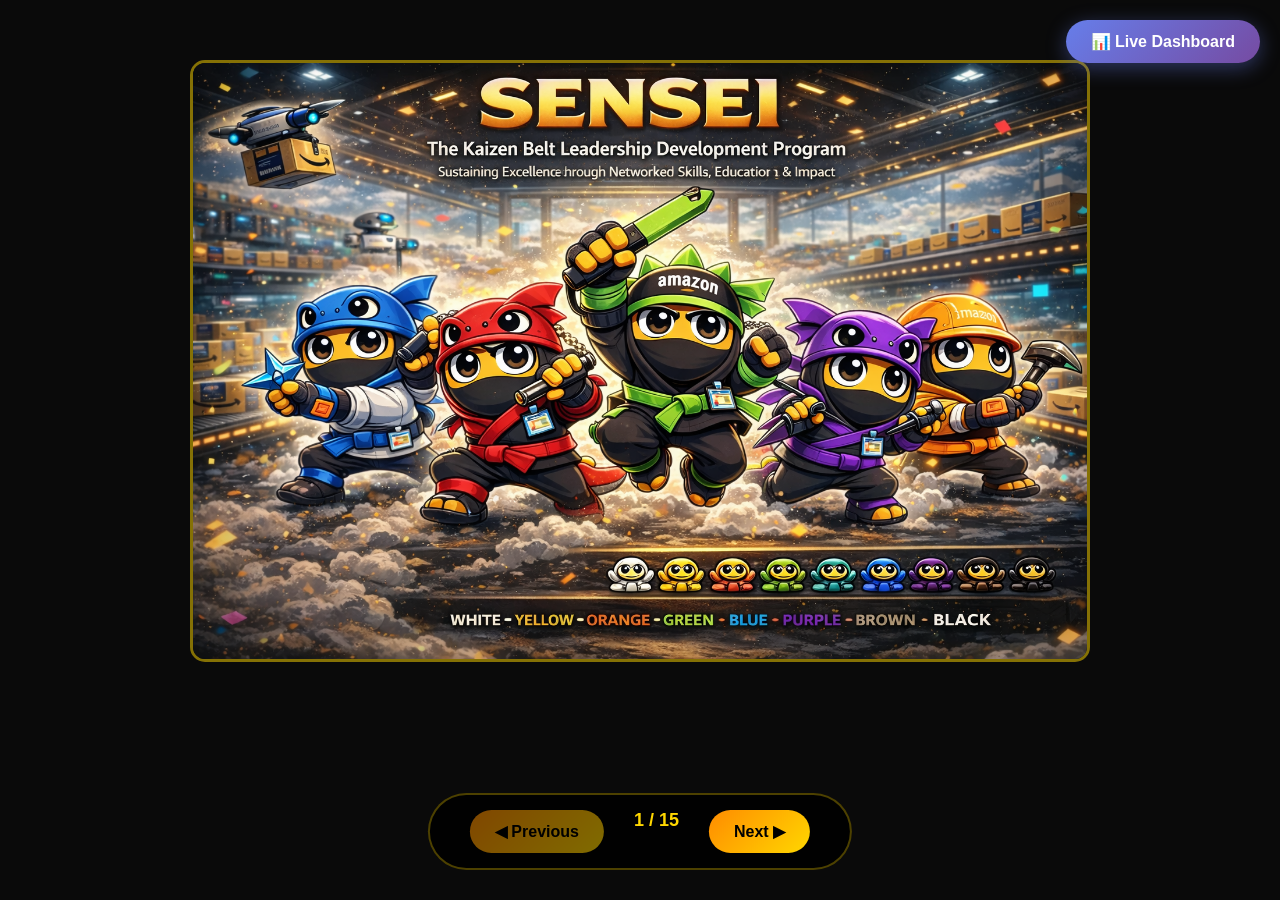
<file: index.html>
<!DOCTYPE html>
<html lang="en">
<head>
    <meta charset="UTF-8">
    <meta name="viewport" content="width=device-width, initial-scale=1.0">
    <title>SENSEI - The Kaizen Belt Leadership Development Program</title>
    <style>
        * { margin: 0; padding: 0; box-sizing: border-box; }
        
        body {
            font-family: 'Segoe UI', Tahoma, Geneva, Verdana, sans-serif;
            background: #0a0a0a;
            color: #fff;
            overflow: hidden;
            height: 100vh;
        }
        
        .presentation {
            width: 100vw;
            height: 100vh;
            display: flex;
            align-items: center;
            justify-content: center;
            padding: 0;
            padding-bottom: 100px;
        }
        
        .slide {
            display: none;
            width: 100%;
            height: 100%;
            background: transparent;
            border: none;
            border-radius: 0;
            padding: 40px;
            box-shadow: none;
            overflow-y: auto;
        }
        
        .slide::-webkit-scrollbar {
            display: none;
        }
        
        .slide {
            -ms-overflow-style: none;
            scrollbar-width: none;
        }
        
        .slide.active { display: block; animation: fadeIn 0.5s; }
        
        @keyframes fadeIn {
            from { opacity: 0; transform: translateY(20px); }
            to { opacity: 1; transform: translateY(0); }
        }
        
        h1 {
            font-size: 72px;
            text-align: center;
            background: linear-gradient(45deg, #FFD700, #FFA500);
            -webkit-background-clip: text;
            -webkit-text-fill-color: transparent;
            margin-bottom: 20px;
        }
        
        h2 {
            font-size: 42px;
            color: #FFD700;
            margin-bottom: 20px;
            text-align: center;
        }
        
        .subtitle {
            font-size: 24px;
            color: #FFA500;
            text-align: center;
            margin-bottom: 15px;
        }
        
        .content {
            font-size: 18px;
            line-height: 1.8;
            color: rgba(255, 255, 255, 0.9);
        }
        
        .belt-row {
            display: flex;
            justify-content: center;
            gap: 20px;
            font-size: 48px;
            margin: 30px 0;
        }
        
        table {
            width: 100%;
            border-collapse: collapse;
            margin: 20px 0;
        }
        
        th, td {
            padding: 12px;
            text-align: left;
            border-bottom: 1px solid rgba(255, 255, 255, 0.2);
        }
        
        th {
            background: rgba(255, 215, 0, 0.2);
            color: #FFD700;
        }
        
        ul {
            margin: 20px 0;
            padding-left: 30px;
        }
        
        li {
            margin: 10px 0;
            line-height: 1.6;
        }
        
        .navigation {
            position: fixed;
            bottom: 30px;
            left: 50%;
            transform: translateX(-50%);
            display: flex;
            gap: 30px;
            background: rgba(0, 0, 0, 0.9);
            padding: 15px 40px;
            border-radius: 50px;
            border: 2px solid rgba(255, 215, 0, 0.3);
        }
        
        button {
            background: linear-gradient(135deg, #FF8C00, #FFD700);
            color: #000;
            border: none;
            padding: 12px 25px;
            border-radius: 25px;
            font-size: 16px;
            font-weight: bold;
            cursor: pointer;
        }
        
        button:hover { transform: scale(1.05); }
        button:disabled { opacity: 0.5; cursor: not-allowed; }
        
        .counter { color: #FFD700; font-size: 18px; font-weight: bold; }
        
        .top-nav {
            position: fixed;
            top: 20px;
            right: 20px;
            z-index: 2000;
        }
        
        .top-nav a {
            background: linear-gradient(135deg, #667eea 0%, #764ba2 100%);
            color: white;
            padding: 12px 25px;
            border-radius: 25px;
            text-decoration: none;
            font-weight: bold;
            font-size: 16px;
            box-shadow: 0 5px 20px rgba(102, 126, 234, 0.4);
            transition: all 0.3s ease;
            display: inline-block;
        }
        
        .top-nav a:hover {
            transform: translateY(-3px);
            box-shadow: 0 8px 25px rgba(102, 126, 234, 0.6);
        }
        
        .hero-img {
            width: 100%;
            max-width: 900px;
            margin: 20px auto;
            display: block;
            border-radius: 15px;
            border: 3px solid rgba(255, 215, 0, 0.5);
        }
    </style>
</head>
<body>
    <div class="top-nav">
        <a href="dashboard.html">📊 Live Dashboard</a>
    </div>
    
    <div class="presentation">
        <!-- Slide 1 -->
        <div class="slide active">
            <img src="assets/sensei-hero.png" class="hero-img" alt="SENSEI">
        </div>

        <!-- Slide 2 -->
        <div class="slide">
            <h2>What Is SENSEI?</h2>
            <div class="content">
                <p style="text-align: center; font-size: 20px; margin: 20px 0;"><strong>A performance-based belt progression system built for CRET leaders.</strong></p>
                <p style="text-align: center; margin: 20px 0; font-style: italic; font-size: 18px;">"I fear not the man who has practiced 10,000 kicks once, but I fear the man who has practiced one kick 10,000 times." — Bruce Lee</p>
                
                <h3 style="color: #FFD700; margin-top: 30px;">Three Core Principles:</h3>
                <ul>
                    <li><strong>⚖️ Pure Meritocracy</strong> — Advance based on what you achieve, not your tenure</li>
                    <li><strong>📊 Data-Driven</strong> — All criteria pulled from live operational systems — objective and transparent</li>
                    <li><strong>🤝 Mentorship-Driven</strong> — Higher belts require developing other leaders with measurable impact</li>
                </ul>
            </div>
            <div class="belt-row">
                <span>⬜</span><span>🟨</span><span>🟧</span><span>🟩</span>
                <span>🟦</span><span>🟪</span><span>🟫</span><span>⬛</span>
            </div>
        </div>

        <!-- Slide 3 -->
        <div class="slide">
            <h2>Who Can Participate?</h2>
            <div class="content">
                <p style="background: rgba(50, 205, 50, 0.1); padding: 20px; border-radius: 10px; border: 2px solid rgba(50, 205, 50, 0.5); margin: 20px 0;">
                    <strong style="color: #32CD32;">✅ Eligible:</strong> All Process Assistants (L3) and Area Managers (L4+) actively processing in CRET or AR/WHD paths at PHX6.
                </p>
                
                <h3 style="color: #32CD32;">✅ What Counts Toward Your Hours</h3>
                <ul>
                    <li>Direct processing time in CRET and AR/WHD paths only</li>
                    <li>Hours accumulate from your very first qualifying shift</li>
                    <li>30-day inactivity rule: if you leave path for 30 consecutive days, your hour clock pauses</li>
                </ul>
                
                <h3 style="color: #FF6347;">❌ What Does NOT Count</h3>
                <ul>
                    <li>Indirect support hours</li>
                    <li>Administrative time</li>
                    <li>Time in non-CRET process paths</li>
                </ul>
                
                <p style="text-align: center; font-size: 28px; color: #FFD700; margin-top: 30px; font-weight: bold;">🚀 Your hours start NOW</p>
            </div>
        </div>

        <!-- Slide 4 -->
        <div class="slide">
            <h2>The Belt Progression Overview</h2>
            <div class="subtitle">8 Levels. 250 Hours. One Standard.</div>
            <table>
                <thead>
                    <tr>
                        <th>Belt</th>
                        <th>Hours</th>
                        <th>UPH Target</th>
                        <th>Quality Yield</th>
                        <th>Focus</th>
                    </tr>
                </thead>
                <tbody>
                    <tr><td>⬜ White</td><td>10 hrs</td><td>≥ 37.16</td><td>≥ 92%</td><td>Performance</td></tr>
                    <tr><td>🟨 Yellow</td><td>40 hrs</td><td>≥ 42.73</td><td>≥ 94%</td><td>Performance</td></tr>
                    <tr><td>🟧 Orange</td><td>70 hrs</td><td>≥ 44.59</td><td>≥ 95%</td><td>Performance + Intro Knowledge</td></tr>
                    <tr><td>🟩 Green</td><td>100 hrs</td><td>≥ 46.45</td><td>≥ 95%</td><td>Knowledge Gate 1</td></tr>
                    <tr><td>🟦 Blue</td><td>140 hrs</td><td>≥ 46.45</td><td>≥ 96%</td><td>Site TPH Fundamentals</td></tr>
                    <tr><td>🟪 Purple</td><td>180 hrs</td><td>≥ 48.31</td><td>≥ 96%</td><td>Department TPH Mastery</td></tr>
                    <tr><td>🟫 Brown</td><td>220 hrs</td><td>≥ 50.17</td><td>≥ 97%</td><td>End-to-End TPH Mastery</td></tr>
                    <tr><td>⬛ Black</td><td>250 hrs</td><td>≥ 50.17+</td><td>≥ 98%</td><td>TPH Optimization Strategist</td></tr>
                </tbody>
            </table>
        </div>

        <!-- Slide 5 -->
        <div class="slide">
            <h2>Performance Levels: White, Yellow, Orange</h2>
            <div class="subtitle">The On-Ramp. Approachable. Earned.</div>
            <div class="content">
                <p style="text-align: center; margin: 20px 0;">These three levels are about one thing: <strong>showing up and performing</strong>. No knowledge tests. No projects. Just consistent, high-quality processing that proves you belong at the next level.</p>
                
                <h3 style="color: #fff;">⬜ White Belt (10 hrs)</h3>
                <p>Hit LP Standard. Zero incidents. That's it. Your first Peccy pin is closer than you think.</p>
                
                <h3 style="color: #FFD700;">🟨 Yellow Belt (40 hrs)</h3>
                <p>15% above standard, sustained. Prove it wasn't a fluke.</p>
                
                <h3 style="color: #FF8C00;">🟧 Orange Belt (70 hrs)</h3>
                <p>20% above standard. Lead one safety talk. You're starting to understand <em>why</em> the process works, not just <em>how</em> to run it.</p>
            </div>
        </div>

        <!-- Slide 6 -->
        <div class="slide">
            <h2>Knowledge Levels: Green and Blue</h2>
            <div class="subtitle">The Knowledge Gate Opens at Green.</div>
            <div class="content">
                <h3 style="color: #32CD32;">🟩 Green Belt (100 hrs)</h3>
                <p>The first real milestone. 100 hours of qualifying performance in a demanding environment is genuinely earned.</p>
                <ul>
                    <li>Pass the cumulative knowledge assessment (CRET process paths, defect ID, quality yield drivers, basic TPH)</li>
                    <li>Deliver one structured OJT session to a developing leader with a documented, measurable outcome</li>
                    <li><strong>Passing score: 80%</strong></li>
                </ul>
                
                <h3 style="color: #1E90FF;">🟦 Blue Belt (140 hrs)</h3>
                <p>You are not just performing - you are owning quality outcomes.</p>
                <ul>
                    <li>Pass the advanced assessment (adds site TPH fundamentals, throughput levers, backlog management)</li>
                    <li>Lead one quality improvement project - minimum 1% yield improvement or equivalent documented impact</li>
                    <li>Begin formal mentorship of at least one leader below Green Belt</li>
                </ul>
            </div>
        </div>

        <!-- Slide 7 -->
        <div class="slide">
            <h2>Leadership Levels: Purple and Brown</h2>
            <div class="subtitle">Your Impact Is Measured by the Performance of Others.</div>
            <div class="content">
                <h3 style="color: #9370DB;">🟪 Purple Belt (180 hrs)</h3>
                <p>You understand the full CRET flow. Now you are building the next generation.</p>
                <ul>
                    <li>Pass the TPH deep dive assessment (adds AR/WHD integration, VRET impact, peak/non-peak planning)</li>
                    <li>Design and deliver a SENSEI training module - reviewed and approved by Sr. Ops</li>
                    <li>Formally mentor 2+ leaders; at least 1 must advance a belt level under your guidance</li>
                </ul>
                
                <h3 style="color: #D2691E;">🟫 Brown Belt (220 hrs)</h3>
                <p>You are shaping the site's CRET performance culture.</p>
                <ul>
                    <li>Pass the capstone assessment (adds end-to-end TPH mastery, bottoms-up planning, cross-functional dependencies)</li>
                    <li>Lead a cross-functional improvement project (2+ departments) with documented business impact</li>
                    <li>Recognized mentor with a track record of multiple belt-level advancements</li>
                    <li><strong>Eligible to administer SENSEI assessments</strong> - in person or virtually, including cross-site</li>
                </ul>
            </div>
        </div>

        <!-- Slide 8 -->
        <div class="slide">
            <h2>The Standard: Black Belt</h2>
            <div class="subtitle">You Are the Standard.</div>
            <div class="content">
                <p style="text-align: center; font-size: 20px; margin: 20px 0;"><strong>⬛ The Black Belt is not a destination. It is a commitment to sustaining and elevating excellence indefinitely.</strong></p>
                
                <h3 style="color: #FFD700;">To earn Black Belt, you must:</h3>
                <ul>
                    <li>Sustain ≥ 50.17 UPH and ≥ 98% quality yield over 120 consecutive days</li>
                    <li>Architect and implement a site-wide initiative with measurable CRET performance impact</li>
                    <li>Develop at least one leader to Purple Belt or above</li>
                    <li>Deliver a <strong>live TPH Optimization Strategy Presentation</strong> to Sr. Ops or above - 15-20 minutes, with data, proposed solution, and success metrics</li>
                </ul>
                
                <p style="background: rgba(255, 215, 0, 0.2); padding: 20px; border-radius: 10px; border: 2px solid #FFD700; margin-top: 30px; text-align: center;">
                    <strong>The first Black Belt at PHX6 will design their own Peccy pin</strong> - a permanent symbol of what it means to reach the highest standard this program recognizes.
                </p>
            </div>
        </div>

        <!-- Slide 9 -->
        <div class="slide">
            <h2>The Assessments</h2>
            <div class="subtitle">Cumulative. Rigorous. Fair.</div>
            <p style="text-align: center; margin: 20px 0;">Every assessment builds on all prior levels - no shortcuts, no gaps.</p>
            <table>
                <thead>
                    <tr>
                        <th>Belt</th>
                        <th>Format</th>
                        <th>Passing Score</th>
                        <th>New Content Added</th>
                    </tr>
                </thead>
                <tbody>
                    <tr><td>🟩 Green</td><td>Written/Practical</td><td>80%</td><td>CRET process, defect ID, quality yield, basic TPH</td></tr>
                    <tr><td>🟦 Blue</td><td>Written</td><td>80%</td><td>Site TPH, throughput levers, backlog, production reports</td></tr>
                    <tr><td>🟪 Purple</td><td>Written</td><td>80%</td><td>Dept TPH, AR/WHD integration, VRET, peak planning</td></tr>
                    <tr><td>🟫 Brown</td><td>Written Capstone</td><td>85%</td><td>End-to-end flow, bottoms-up planning, root cause analysis</td></tr>
                    <tr><td>⬛ Black</td><td>Live Presentation</td><td>Evaluator Consensus</td><td>TPH optimization strategy - data, solution, metrics</td></tr>
                </tbody>
            </table>
            
            <h3 style="color: #FFD700; margin-top: 30px;">Assessment Ownership - Phased Rollout:</h3>
            <ul>
                <li><strong>Phase 1 (Months 1-6):</strong> Program Owner + Learning Ops</li>
                <li><strong>Phase 2 (Months 7-12):</strong> Brown Belt graduates added as co-administrators</li>
                <li><strong>Phase 3 (Month 13+):</strong> Black Belt leaders own delivery; cross-site virtual eligible</li>
            </ul>
        </div>

        <!-- Slide 10 -->
        <div class="slide">
            <h2>Mentorship Framework</h2>
            <div class="subtitle">Higher Belts Are Earned by Developing Others.</div>
            <div class="content">
                <p style="text-align: center; margin: 20px 0;"><strong>Mentorship is not optional at Blue Belt and above - it is a core advancement criterion.</strong></p>
                
                <h3 style="color: #FFD700;">What mentorship looks like in SENSEI:</h3>
                <ul>
                    <li>Structured check-ins (weekly or bi-weekly)</li>
                    <li>Documented OJT sessions with measurable outcomes</li>
                    <li>Mid-cycle progress reviews tied to belt criteria</li>
                    <li>Advancement verification co-signed by mentor and manager</li>
                </ul>
                
                <p style="margin: 20px 0;">Mentorship documentation is tracked in the SENSEI Mentorship Template - submitted to the Program Owner upon mentee advancement.</p>
                
                <p style="background: rgba(255, 215, 0, 0.2); padding: 20px; border-radius: 10px; border: 2px solid #FFD700; margin-top: 20px;">
                    <strong>The multiplier effect:</strong> A Black Belt who develops one Purple Belt, who develops two Blue Belts, who each develop two Green Belts - that is one leader creating a performance culture that touches 7+ developing leaders simultaneously.
                </p>
            </div>
        </div>

        <!-- Slide 11 -->
        <div class="slide">
            <h2>VRET Integration</h2>
            <div class="subtitle">VRET Knowledge Is Part of the Mastery Path.</div>
            <p style="text-align: center; margin: 20px 0;">Vendor Return to Vendor (VRET) processing is integrated into the SENSEI knowledge framework at Green Belt and above.</p>
            <table>
                <thead>
                    <tr>
                        <th>Belt</th>
                        <th>VRET Requirement</th>
                    </tr>
                </thead>
                <tbody>
                    <tr><td>White-Orange</td><td>VRET hours count toward process hours; no specific knowledge required</td></tr>
                    <tr><td>Green</td><td>VRET basics included in knowledge assessment (disposition rules, routing logic)</td></tr>
                    <tr><td>Blue</td><td>Quality improvement project may be VRET-focused (misroutes, yield, dwell)</td></tr>
                    <tr><td>Purple</td><td>VRET throughput planning included in end-to-end CRET flow mastery assessment</td></tr>
                    <tr><td>Brown-Black</td><td>VRET is a component of cross-functional TPH analysis and optimization strategy</td></tr>
                </tbody>
            </table>
        </div>

        <!-- Slide 12 -->
        <div class="slide">
            <h2>Tracking and Visibility</h2>
            <div class="subtitle">You Always Know Where You Stand.</div>
            <div class="content">
                <h3 style="color: #FFD700;">📺 SENSEI Scoreboard (Cube TV)</h3>
                <ul>
                    <li>Live leaderboard: top leaders by belt level and hours toward next belt</li>
                    <li>"Closest to Advancement" spotlight - who is within 10 hours of their next belt?</li>
                    <li>Recent advancements feed - real-time recognition</li>
                    <li>SENSEI Tip of the Day - rotating quality and TPH insights</li>
                    <li>Site stats: total SENSEI hours logged, average UPH of participants vs. non-participants</li>
                </ul>
                
                <h3 style="color: #FFD700; margin-top: 30px;">💬 Slack + SharePoint Tracking</h3>
                <ul>
                    <li>Leaders log qualifying shifts via SharePoint form</li>
                    <li>Automated Slack notification to #phx6-sensei when a new entry is submitted or a belt threshold is hit</li>
                    <li>Manager verification confirms shift data against system records before hours count</li>
                    <li>Master tracker lives in SharePoint - visible to all eligible leaders</li>
                </ul>
            </div>
        </div>

        <!-- Slide 13 -->
        <div class="slide">
            <h2>Recognition</h2>
            <div class="subtitle">The Pin Is the Story.</div>
            <div class="content">
                <p style="text-align: center; margin: 20px 0;"><strong>Every belt advancement is recognized with:</strong></p>
                <ul>
                    <li>A <strong>custom Peccy pin</strong> - one unique design per belt level</li>
                    <li>Public recognition at a <strong>quarterly belt ceremony</strong> - mentees participate alongside their mentor</li>
                    <li>Visibility on the <strong>SENSEI Scoreboard</strong> in the operations cube</li>
                    <li><strong>Career priority:</strong> Belt level carries weight for promotions, special projects, and advanced training opportunities</li>
                </ul>
                
                <p style="background: rgba(255, 215, 0, 0.2); padding: 20px; border-radius: 10px; border: 2px solid #FFD700; margin-top: 30px; text-align: center;">
                    <strong>A note on the Black Belt pin:</strong> The first leader to earn Black Belt at PHX6 will design their own Peccy pin - a permanent part of the SENSEI program's history and a symbol of what it means to reach the highest standard.
                </p>
            </div>
            <div class="belt-row">
                <span>⬜</span><span>🟨</span><span>🟧</span><span>🟩</span>
                <span>🟦</span><span>🟪</span><span>🟫</span><span>⬛</span>
            </div>
        </div>

        <!-- Slide 14 -->
        <div class="slide">
            <h2>Program Timeline</h2>
            <div class="subtitle">How We Launch</div>
            <table>
                <thead>
                    <tr>
                        <th>Phase</th>
                        <th>Timeline</th>
                        <th>Milestone</th>
                    </tr>
                </thead>
                <tbody>
                    <tr><td>Program Announcement</td><td>Week 1</td><td>Pre-shift communication; one-pagers distributed; dashboard access provisioned</td></tr>
                    <tr><td>Baseline Assessment</td><td>Weeks 1-2</td><td>All eligible leaders' current process hours and metrics established</td></tr>
                    <tr><td>First Qualifying Shifts</td><td>Week 1+</td><td>Leaders begin accumulating hours immediately</td></tr>
                    <tr><td>First White Belt Cohort</td><td>~Weeks 2-3</td><td>First Peccy pins awarded; scoreboard goes live</td></tr>
                    <tr><td>First Quarterly Ceremony</td><td>Month 3</td><td>Public recognition event; first multi-belt cohort recognized</td></tr>
                    <tr><td>Phase 2 Assessment Ownership</td><td>Month 7</td><td>First Brown Belt graduates begin co-administering assessments</td></tr>
                    <tr><td>First Black Belt Candidate</td><td>Month 12-18</td><td>First live TPH presentation; first custom pin designed</td></tr>
                </tbody>
            </table>
        </div>

        <!-- Slide 15 -->
        <div class="slide">
            <h2>The Standard Is You</h2>
            <div class="content">
                <p style="text-align: center; font-size: 24px; margin: 30px 0;"><strong>SENSEI is not a program. It is a culture.</strong></p>
                
                <p style="text-align: center; font-size: 18px; margin: 20px 0;">Every White Belt who earns their first pin is proof that performance is recognized here.</p>
                <p style="text-align: center; font-size: 18px; margin: 20px 0;">Every Green Belt who passes their assessment is proof that knowledge matters here.</p>
                <p style="text-align: center; font-size: 18px; margin: 20px 0;">Every Black Belt who designs their pin is proof that excellence has a name - and it is yours.</p>
                
                <p style="text-align: center; font-size: 42px; color: #FFD700; margin: 40px 0; font-weight: bold;">250 hours. 8 levels. One standard.</p>
                
                <p style="text-align: center; font-size: 28px; font-style: italic; color: #FFA500; margin: 30px 0;">The belt does not make the leader. The leader makes the belt.</p>
            </div>
            <div class="belt-row">
                <span>⬜</span><span>🟨</span><span>🟧</span><span>🟩</span>
                <span>🟦</span><span>🟪</span><span>🟫</span><span>⬛</span>
            </div>
        </div>
    </div>

    <div class="navigation">
        <button onclick="prevSlide()">◀ Previous</button>
        <span class="counter"><span id="current">1</span> / 15</span>
        <button onclick="nextSlide()">Next ▶</button>
    </div>

    <script>
        let current = 0;
        const slides = document.querySelectorAll('.slide');
        const total = slides.length;

        function showSlide(n) {
            slides[current].classList.remove('active');
            current = (n + total) % total;
            slides[current].classList.add('active');
            document.getElementById('current').textContent = current + 1;
            
            document.querySelectorAll('button')[0].disabled = current === 0;
            document.querySelectorAll('button')[1].disabled = current === total - 1;
        }

        function nextSlide() {
            if (current < total - 1) showSlide(current + 1);
        }

        function prevSlide() {
            if (current > 0) showSlide(current - 1);
        }

        document.addEventListener('keydown', (e) => {
            if (e.key === 'ArrowRight' || e.key === ' ') {
                e.preventDefault();
                nextSlide();
            } else if (e.key === 'ArrowLeft') {
                e.preventDefault();
                prevSlide();
            }
        });

        showSlide(0);
    </script>
</body>
</html>
</file>
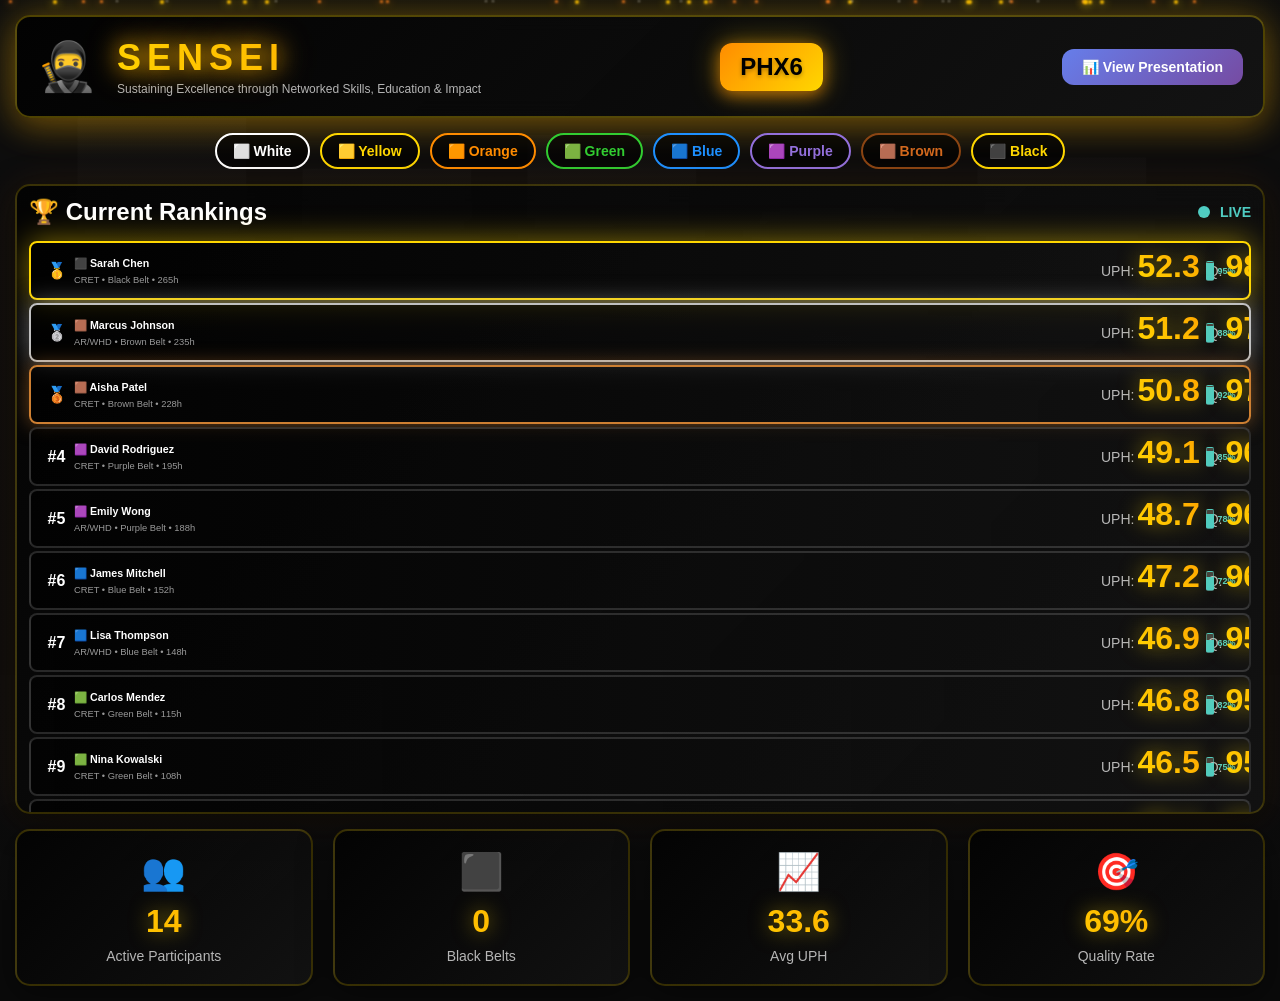
<file: dashboard.html>
<!DOCTYPE html>
<html lang="en">
<head>
    <meta charset="UTF-8">
    <meta name="viewport" content="width=device-width, initial-scale=1.0">
    <title>SENSEI Rankings Dashboard</title>
    <link rel="stylesheet" href="dashboard-styles.css">
</head>
<body>
    <div class="particles" id="particles"></div>
    
    <div class="container">
        <header class="header">
            <div class="logo-section">
                <div class="ninja-icon">🥷</div>
                <div class="title-group">
                    <h1 class="main-title">SENSEI</h1>
                    <p class="subtitle">Sustaining Excellence through Networked Skills, Education & Impact</p>
                </div>
            </div>
            <div class="site-badge">PHX6</div>
            <a href="index.html" class="nav-link" style="background: linear-gradient(135deg, #667eea 0%, #764ba2 100%); padding: 10px 20px; border-radius: 12px; color: white; text-decoration: none; font-weight: bold; font-size: 14px; transition: all 0.3s ease;">📊 View Presentation</a>
        </header>

        <div class="belt-legend">
            <div class="belt-item" data-belt="white">⬜ White</div>
            <div class="belt-item" data-belt="yellow">🟨 Yellow</div>
            <div class="belt-item" data-belt="orange">🟧 Orange</div>
            <div class="belt-item" data-belt="green">🟩 Green</div>
            <div class="belt-item" data-belt="blue">🟦 Blue</div>
            <div class="belt-item" data-belt="purple">🟪 Purple</div>
            <div class="belt-item" data-belt="brown">🟫 Brown</div>
            <div class="belt-item" data-belt="black">⬛ Black</div>
        </div>

        <div class="rankings-container">
            <div class="rankings-header">
                <h2>🏆 Current Rankings</h2>
                <div class="live-indicator">
                    <span class="pulse-dot"></span>
                    LIVE
                </div>
            </div>

            <div class="leaderboard" id="leaderboard">
                <!-- Rankings will be populated by JavaScript -->
            </div>
        </div>

        <div class="stats-grid">
            <div class="stat-card">
                <div class="stat-icon">👥</div>
                <div class="stat-value" id="totalParticipants">0</div>
                <div class="stat-label">Active Participants</div>
            </div>
            <div class="stat-card">
                <div class="stat-icon">⬛</div>
                <div class="stat-value" id="blackBelts">0</div>
                <div class="stat-label">Black Belts</div>
            </div>
            <div class="stat-card">
                <div class="stat-icon">📈</div>
                <div class="stat-value" id="avgUPH">0</div>
                <div class="stat-label">Avg UPH</div>
            </div>
            <div class="stat-card">
                <div class="stat-icon">🎯</div>
                <div class="stat-value" id="qualityRate">0%</div>
                <div class="stat-label">Quality Rate</div>
            </div>
        </div>
    </div>

    <script src="dashboard-script.js"></script>
</body>
</html>
</file>
<file: dashboard-styles.css>
* {
    margin: 0;
    padding: 0;
    box-sizing: border-box;
}

body {
    font-family: 'Segoe UI', Tahoma, Geneva, Verdana, sans-serif;
    background: #0a0a0a;
    color: #fff;
    overflow-x: hidden;
    min-height: 100vh;
    position: relative;
}

body::before {
    content: '';
    position: fixed;
    top: 0;
    left: 0;
    width: 100%;
    height: 100%;
    background: 
        linear-gradient(180deg, rgba(10, 10, 10, 0.7) 0%, rgba(10, 10, 10, 0.85) 100%),
        url('data:image/svg+xml,<svg xmlns="http://www.w3.org/2000/svg" viewBox="0 0 1200 800"><rect fill="%23151515" width="1200" height="800"/><rect fill="%231a1a1a" x="0" y="600" width="1200" height="200"/><rect fill="%23222" x="100" y="100" width="150" height="150"/><rect fill="%23222" x="300" y="150" width="150" height="150"/><rect fill="%23222" x="500" y="120" width="150" height="150"/><rect fill="%23222" x="700" y="180" width="150" height="150"/><rect fill="%23222" x="900" y="140" width="150" height="150"/></svg>');
    background-size: cover;
    background-position: center;
    z-index: -2;
}

/* Particle Background - Golden/Orange warehouse atmosphere */
.particles {
    position: fixed;
    top: 0;
    left: 0;
    width: 100%;
    height: 100%;
    z-index: 0;
    pointer-events: none;
}

.particle {
    position: absolute;
    border-radius: 50%;
    animation: float 20s infinite;
    filter: blur(1px);
}

.particle.gold {
    width: 4px;
    height: 4px;
    background: radial-gradient(circle, #FFD700, #FFA500);
    box-shadow: 0 0 10px #FFD700;
}

.particle.orange {
    width: 3px;
    height: 3px;
    background: radial-gradient(circle, #FF8C00, #FF6347);
    box-shadow: 0 0 8px #FF8C00;
}

.particle.white {
    width: 2px;
    height: 2px;
    background: rgba(255, 255, 255, 0.6);
}

@keyframes float {
    0% { transform: translateY(100vh) translateX(0) rotate(0deg); opacity: 0; }
    10% { opacity: 1; }
    90% { opacity: 0.8; }
    100% { transform: translateY(-20vh) translateX(100px) rotate(360deg); opacity: 0; }
}

.container {
    position: relative;
    z-index: 1;
    max-width: 1800px;
    margin: 0 auto;
    padding: 15px;
}

/* Header */
.header {
    display: flex;
    justify-content: space-between;
    align-items: center;
    padding: 20px;
    background: linear-gradient(135deg, rgba(0, 0, 0, 0.8) 0%, rgba(20, 20, 20, 0.9) 100%);
    backdrop-filter: blur(10px);
    border-radius: 15px;
    border: 2px solid rgba(255, 215, 0, 0.3);
    margin-bottom: 15px;
    box-shadow: 0 8px 32px rgba(255, 165, 0, 0.3), 0 0 50px rgba(255, 215, 0, 0.2);
    animation: slideDown 0.8s ease-out;
}

@keyframes slideDown {
    from { transform: translateY(-50px); opacity: 0; }
    to { transform: translateY(0); opacity: 1; }
}

.logo-section {
    display: flex;
    align-items: center;
    gap: 20px;
}

.ninja-icon {
    font-size: 48px;
    animation: rotate 3s ease-in-out infinite;
}

@keyframes rotate {
    0%, 100% { transform: rotate(0deg); }
    50% { transform: rotate(10deg); }
}

.title-group {
    display: flex;
    flex-direction: column;
}

.main-title {
    font-size: 36px;
    font-weight: bold;
    background: linear-gradient(45deg, #FFD700, #FFA500, #FFD700);
    background-size: 200% 200%;
    -webkit-background-clip: text;
    -webkit-text-fill-color: transparent;
    animation: gradientShift 3s ease infinite;
    letter-spacing: 6px;
    text-shadow: 0 0 30px rgba(255, 215, 0, 0.5);
    filter: drop-shadow(0 0 10px rgba(255, 165, 0, 0.8));
}

@keyframes gradientShift {
    0% { background-position: 0% 50%; }
    50% { background-position: 100% 50%; }
    100% { background-position: 0% 50%; }
}

.subtitle {
    font-size: 12px;
    color: rgba(255, 255, 255, 0.7);
    margin-top: 3px;
}

.site-badge {
    font-size: 24px;
    font-weight: bold;
    padding: 10px 20px;
    background: linear-gradient(135deg, #FF8C00 0%, #FFD700 100%);
    border-radius: 12px;
    box-shadow: 0 4px 15px rgba(255, 140, 0, 0.6), 0 0 30px rgba(255, 215, 0, 0.4);
    animation: pulse 2s ease-in-out infinite;
    color: #000;
    text-shadow: 0 2px 4px rgba(0, 0, 0, 0.3);
}

@keyframes pulse {
    0%, 100% { transform: scale(1); }
    50% { transform: scale(1.05); }
}

/* Belt Legend */
.belt-legend {
    display: flex;
    justify-content: center;
    gap: 10px;
    margin-bottom: 15px;
    flex-wrap: wrap;
    animation: fadeIn 1s ease-out 0.3s both;
}

@keyframes fadeIn {
    from { opacity: 0; }
    to { opacity: 1; }
}

.belt-item {
    padding: 8px 16px;
    background: rgba(0, 0, 0, 0.6);
    backdrop-filter: blur(5px);
    border-radius: 20px;
    border: 2px solid rgba(255, 255, 255, 0.3);
    font-size: 14px;
    font-weight: 600;
    transition: all 0.3s ease;
    cursor: pointer;
}

.belt-item[data-belt="white"] { border-color: #fff; }
.belt-item[data-belt="yellow"] { border-color: #FFD700; color: #FFD700; }
.belt-item[data-belt="orange"] { border-color: #FF8C00; color: #FF8C00; }
.belt-item[data-belt="green"] { border-color: #32CD32; color: #32CD32; }
.belt-item[data-belt="blue"] { border-color: #1E90FF; color: #1E90FF; }
.belt-item[data-belt="purple"] { border-color: #9370DB; color: #9370DB; }
.belt-item[data-belt="brown"] { border-color: #8B4513; color: #D2691E; }
.belt-item[data-belt="black"] { border-color: #FFD700; color: #FFD700; }

.belt-item:hover {
    transform: translateY(-5px) scale(1.05);
    box-shadow: 0 10px 30px currentColor;
    background: rgba(0, 0, 0, 0.8);
}

/* Rankings */
.rankings-container {
    background: linear-gradient(135deg, rgba(0, 0, 0, 0.7) 0%, rgba(20, 20, 20, 0.8) 100%);
    backdrop-filter: blur(10px);
    border-radius: 15px;
    border: 2px solid rgba(255, 215, 0, 0.2);
    padding: 12px;
    margin-bottom: 15px;
    box-shadow: 0 8px 32px rgba(0, 0, 0, 0.5), 0 0 40px rgba(255, 140, 0, 0.1);
    animation: fadeIn 1s ease-out 0.5s both;
    max-height: 70vh;
    overflow-y: auto;
    overflow-x: hidden;
}

.rankings-container::-webkit-scrollbar {
    width: 8px;
}

.rankings-container::-webkit-scrollbar-track {
    background: rgba(0, 0, 0, 0.3);
    border-radius: 10px;
}

.rankings-container::-webkit-scrollbar-thumb {
    background: linear-gradient(180deg, #FFD700, #FF8C00);
    border-radius: 10px;
}

.rankings-container::-webkit-scrollbar-thumb:hover {
    background: linear-gradient(180deg, #FFA500, #FFD700);
}

.rankings-header {
    display: flex;
    justify-content: space-between;
    align-items: center;
    margin-bottom: 15px;
}

.rankings-header h2 {
    font-size: 24px;
    font-weight: bold;
}

.live-indicator {
    display: flex;
    align-items: center;
    gap: 10px;
    font-size: 14px;
    font-weight: bold;
    color: #4ecdc4;
}

.pulse-dot {
    width: 12px;
    height: 12px;
    background: #4ecdc4;
    border-radius: 50%;
    animation: pulseDot 1.5s ease-in-out infinite;
}

@keyframes pulseDot {
    0%, 100% { opacity: 1; transform: scale(1); }
    50% { opacity: 0.5; transform: scale(1.3); }
}

/* Leaderboard */
.leaderboard {
    display: flex;
    flex-direction: column;
    gap: 3px;
}

.rank-card {
    display: grid;
    grid-template-columns: 35px 1fr 100px 40px;
    align-items: center;
    padding: 5px 8px;
    background: linear-gradient(90deg, rgba(0, 0, 0, 0.6) 0%, rgba(20, 20, 20, 0.7) 100%);
    border-radius: 8px;
    border: 2px solid rgba(255, 255, 255, 0.15);
    transition: all 0.3s ease;
    animation: slideIn 0.5s ease-out backwards;
    position: relative;
    overflow: hidden;
}

.rank-card::before {
    content: '';
    position: absolute;
    top: 0;
    left: -100%;
    width: 100%;
    height: 100%;
    background: linear-gradient(90deg, transparent, rgba(255, 215, 0, 0.1), transparent);
    transition: left 0.5s ease;
}

.rank-card:hover::before {
    left: 100%;
}

@keyframes slideIn {
    from { transform: translateX(-50px); opacity: 0; }
    to { transform: translateX(0); opacity: 1; }
}

.rank-card:hover {
    transform: translateX(10px) scale(1.02);
    background: linear-gradient(90deg, rgba(20, 20, 20, 0.8) 0%, rgba(40, 40, 40, 0.9) 100%);
    box-shadow: 0 5px 30px rgba(255, 140, 0, 0.3);
}

.rank-card.top-3 {
    border: 2px solid;
    box-shadow: 0 0 20px;
}

.rank-card.rank-1 {
    border-color: #ffd700;
    box-shadow: 0 0 30px rgba(255, 215, 0, 0.5);
}

.rank-card.rank-2 {
    border-color: #c0c0c0;
    box-shadow: 0 0 25px rgba(192, 192, 192, 0.5);
}

.rank-card.rank-3 {
    border-color: #cd7f32;
    box-shadow: 0 0 20px rgba(205, 127, 50, 0.5);
}

.rank-number {
    font-size: 16px;
    font-weight: bold;
    text-align: center;
}

.rank-1 .rank-number { color: #ffd700; }
.rank-2 .rank-number { color: #c0c0c0; }
.rank-3 .rank-number { color: #cd7f32; }

.rank-info {
    display: flex;
    flex-direction: column;
    gap: 5px;
}

.rank-name {
    font-size: 8pt;
    font-weight: bold;
}

.rank-path {
    font-size: 7pt;
    color: rgba(255, 255, 255, 0.6);
}

.rank-belt {
    font-size: 20px;
    text-align: center;
    animation: bounce 2s ease-in-out infinite;
}

@keyframes bounce {
    0%, 100% { transform: translateY(0); }
    50% { transform: translateY(-10px); }
}

.rank-stats {
    display: flex;
    flex-direction: row;
    gap: 8px;
    font-size: 8pt;
    align-items: center;
}

.stat-row {
    display: flex;
    gap: 3px;
    align-items: center;
    white-space: nowrap;
}

.stat-label {
    color: rgba(255, 255, 255, 0.6);
}

.stat-value {
    font-weight: bold;
}

.rank-progress {
    text-align: center;
    display: flex;
    align-items: center;
    justify-content: center;
    gap: 3px;
}

.progress-indicator {
    width: 8px;
    height: 20px;
    background: linear-gradient(to top, #4ecdc4 var(--progress), rgba(255, 255, 255, 0.2) var(--progress));
    border-radius: 2px;
    border: 1px solid rgba(78, 205, 196, 0.5);
}

.progress-text {
    font-size: 9px;
    font-weight: bold;
    color: #4ecdc4;
}

/* Stats Grid */
.stats-grid {
    display: grid;
    grid-template-columns: repeat(auto-fit, minmax(250px, 1fr));
    gap: 20px;
    animation: fadeIn 1s ease-out 0.7s both;
}

.stat-card {
    background: linear-gradient(135deg, rgba(0, 0, 0, 0.7) 0%, rgba(20, 20, 20, 0.8) 100%);
    backdrop-filter: blur(10px);
    border-radius: 15px;
    border: 2px solid rgba(255, 215, 0, 0.2);
    padding: 20px;
    text-align: center;
    transition: all 0.3s ease;
    box-shadow: 0 8px 32px rgba(0, 0, 0, 0.5);
}

.stat-card:hover {
    transform: translateY(-10px);
    box-shadow: 0 15px 40px rgba(255, 140, 0, 0.4);
    border-color: rgba(255, 215, 0, 0.5);
}

.stat-icon {
    font-size: 36px;
    margin-bottom: 10px;
}

.stat-value {
    font-size: 32px;
    font-weight: bold;
    background: linear-gradient(45deg, #FFD700, #FFA500);
    -webkit-background-clip: text;
    -webkit-text-fill-color: transparent;
    margin-bottom: 8px;
    filter: drop-shadow(0 0 10px rgba(255, 215, 0, 0.5));
}

.stat-label {
    font-size: 14px;
    color: rgba(255, 255, 255, 0.7);
}

/* Responsive */
@media (max-width: 1200px) {
    .rank-card {
        grid-template-columns: 60px 1fr 120px 120px 80px;
        padding: 15px;
    }
    
    .rank-number { font-size: 28px; }
    .rank-name { font-size: 20px; }
    .rank-belt { font-size: 36px; }
}

@media (max-width: 768px) {
    .rank-card {
        grid-template-columns: 1fr;
        gap: 15px;
        text-align: center;
    }
    
    .main-title { font-size: 32px; }
    .header { flex-direction: column; gap: 20px; }
}
</file>
